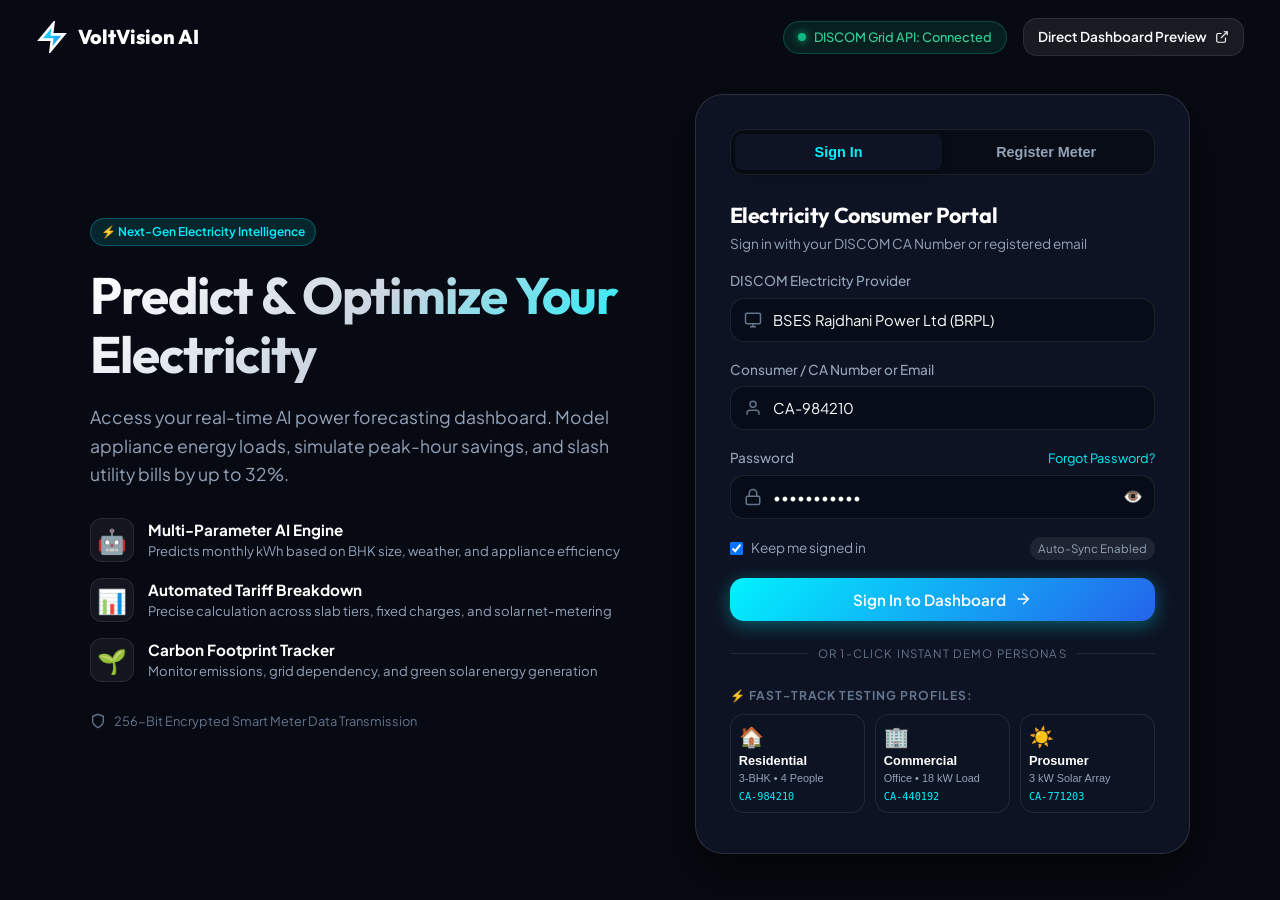
<file: ECP_AIML/frontend/login.html>
<!DOCTYPE html>
<html lang="en">

<head>
  <meta charset="UTF-8">
  <meta name="viewport" content="width=device-width, initial-scale=1.0">
  <title>VoltVision AI | Portal Login & Smart Connection</title>
  <meta name="description"
    content="Sign in to VoltVision AI consumer portal to monitor electricity consumption, forecast monthly utility bills, and optimize energy efficiency.">
  <link rel="preconnect" href="https://fonts.googleapis.com">
  <link rel="preconnect" href="https://fonts.gstatic.com" crossorigin>
  <link
    href="https://fonts.googleapis.com/css2?family=Outfit:wght@400;500;600;700;800&family=Plus+Jakarta+Sans:wght@300;400;500;600;700&display=swap"
    rel="stylesheet">
  <link rel="stylesheet" href="style.css">
</head>

<body class="dark-theme">
  <!-- Ambient Glow Orbs -->
  <div class="bg-glow orb-1"></div>
  <div class="bg-glow orb-2"></div>
  <div class="bg-glow orb-3"></div>

  <!-- Top Header Navigation -->
  <header class="login-header-bar">
    <a href="index.html" class="brand-badge" style="text-decoration: none;">
      <svg class="brand-icon" viewBox="0 0 24 24" fill="none" stroke="currentColor" stroke-width="2">
        <polygon points="13 2 3 14 12 14 11 22 21 10 12 10 13 2" fill="url(#boltGradLogin)" stroke="none"></polygon>
        <polygon points="13 2 3 14 12 14 11 22 21 10 12 10 13 2"></polygon>
        <defs>
          <linearGradient id="boltGradLogin" x1="0%" y1="0%" x2="100%" y2="100%">
            <stop offset="0%" stop-color="#00f2fe" />
            <stop offset="100%" stop-color="#3b82f6" />
          </linearGradient>
        </defs>
      </svg>
      <span>VoltVision AI</span>
    </a>

    <div class="login-header-right">
      <div class="grid-status-pill">
        <span class="live-pulse-dot"></span>
        <span>DISCOM Grid API: Connected</span>
      </div>
      <a href="index.html" class="btn btn-secondary btn-sm">
        <span>Direct Dashboard Preview</span>
        <svg viewBox="0 0 24 24" width="14" height="14" fill="none" stroke="currentColor" stroke-width="2">
          <path d="M18 13v6a2 2 0 0 1-2 2H5a2 2 0 0 1-2-2V8a2 2 0 0 1 2-2h6"></path>
          <polyline points="15 3 21 3 21 9"></polyline>
          <line x1="10" y1="14" x2="21" y2="3"></line>
        </svg>
      </a>
    </div>
  </header>

  <!-- Main Login View Container -->
  <main class="auth-wrapper" style="min-height: calc(100vh - 80px); padding-top: 10px;">
    <div class="auth-container">
      <!-- Left Column: Branding, Highlights, Stats -->
      <div class="auth-brand">
        <div class="pill pill-cyan" style="width: fit-content;">
          <span>⚡ Next-Gen Electricity Intelligence</span>
        </div>
        <h1 class="auth-heading">Predict & Optimize Your Electricity</h1>
        <p class="auth-subtext">
          Access your real-time AI power forecasting dashboard. Model appliance energy loads, simulate peak-hour savings, and slash utility bills by up to 32%.
        </p>

        <div class="auth-highlights">
          <div class="highlight-item">
            <span class="highlight-icon">🤖</span>
            <div>
              <strong>Multi-Parameter AI Engine</strong>
              <p>Predicts monthly kWh based on BHK size, weather, and appliance efficiency</p>
            </div>
          </div>
          <div class="highlight-item">
            <span class="highlight-icon">📊</span>
            <div>
              <strong>Automated Tariff Breakdown</strong>
              <p>Precise calculation across slab tiers, fixed charges, and solar net-metering</p>
            </div>
          </div>
          <div class="highlight-item">
            <span class="highlight-icon">🌱</span>
            <div>
              <strong>Carbon Footprint Tracker</strong>
              <p>Monitor emissions, grid dependency, and green solar energy generation</p>
            </div>
          </div>
        </div>

        <!-- Security Pill -->
        <div style="display: flex; align-items: center; gap: 8px; margin-top: 10px; font-size: 0.8rem; color: var(--text-subtle);">
          <svg viewBox="0 0 24 24" width="16" height="16" fill="none" stroke="currentColor" stroke-width="2">
            <path d="M12 22s8-4 8-10V5l-8-3-8 3v7c0 6 8 10 8 10z"></path>
          </svg>
          <span>256-Bit Encrypted Smart Meter Data Transmission</span>
        </div>
      </div>

      <!-- Right Column: Glassmorphic Auth Card -->
      <div class="auth-card glass-panel login-auth-card">
        <!-- Active Session Prompt (if user already logged in) -->
        <div id="active-session-box" class="active-session-banner hidden">
          <div class="active-session-info">
            <div class="active-session-avatar" id="active-user-avatar">AS</div>
            <div>
              <div style="font-weight: 600; color: #fff;" id="active-user-name">Aman Sharma</div>
              <div style="font-size: 0.75rem; color: var(--primary-cyan);" id="active-user-cid">CA-984210</div>
            </div>
          </div>
          <div style="display: flex; gap: 8px;">
            <a href="index.html" class="btn btn-primary btn-sm">Enter Dashboard →</a>
            <button type="button" class="btn btn-secondary btn-sm" onclick="clearExistingSession()">Switch</button>
          </div>
        </div>

        <!-- Navigation Tabs -->
        <div class="auth-tabs">
          <button type="button" id="tab-login" class="tab-btn active" onclick="switchLoginTab('login')">
            <span>Sign In</span>
          </button>
          <button type="button" id="tab-register" class="tab-btn" onclick="switchLoginTab('register')">
            <span>Register Meter</span>
          </button>
        </div>

        <!-- ================= 1. SIGN IN FORM ================= -->
        <form id="login-form" class="auth-form active" onsubmit="executeLogin(event)">
          <div class="form-header">
            <h3>Electricity Consumer Portal</h3>
            <p class="auth-sub-desc">Sign in with your DISCOM CA Number or registered email</p>
          </div>

          <!-- Discom Provider Selector -->
          <div class="input-group">
            <label for="login-provider">DISCOM Electricity Provider</label>
            <div class="input-field">
              <svg class="field-icon" viewBox="0 0 24 24" fill="none" stroke="currentColor" stroke-width="2">
                <rect x="2" y="3" width="20" height="14" rx="2" ry="2"></rect>
                <line x1="8" y1="21" x2="16" y2="21"></line>
                <line x1="12" y1="17" x2="12" y2="21"></line>
              </svg>
              <select id="login-provider" style="appearance: none; -webkit-appearance: none; cursor: pointer;">
                <option value="BSES Rajdhani Power Ltd (BRPL)">BSES Rajdhani Power Ltd (BRPL)</option>
                <option value="Tata Power DDL">Tata Power DDL (TPDDL)</option>
                <option value="Adani Electricity Mumbai">Adani Electricity Mumbai Ltd</option>
                <option value="BESCOM Bengaluru">BESCOM (Bengaluru Electricity)</option>
                <option value="MSEDCL Maharashtra">MSEDCL (Mahavitaran)</option>
                <option value="UPPCL Uttar Pradesh">UPPCL (Uttar Pradesh Power)</option>
                <option value="National Smart Grid">National Smart Grid / Other DISCOM</option>
              </select>
            </div>
          </div>

          <!-- Consumer ID Input -->
          <div class="input-group">
            <label for="login-consumer-id">Consumer / CA Number or Email</label>
            <div class="input-field">
              <svg class="field-icon" viewBox="0 0 24 24" fill="none" stroke="currentColor" stroke-width="2">
                <path d="M20 21v-2a4 4 0 0 0-4-4H8a4 4 0 0 0-4 4v2"></path>
                <circle cx="12" cy="7" r="4"></circle>
              </svg>
              <input type="text" id="login-consumer-id" placeholder="e.g. CA-984210 or user@example.com"
                value="CA-984210" required autocomplete="username">
            </div>
          </div>

          <!-- Password Input -->
          <div class="input-group">
            <div class="label-row">
              <label for="login-password">Password</label>
              <a href="javascript:void(0)" class="forgot-link" onclick="openForgotModal()">Forgot Password?</a>
            </div>
            <div class="input-field">
              <svg class="field-icon" viewBox="0 0 24 24" fill="none" stroke="currentColor" stroke-width="2">
                <rect x="3" y="11" width="18" height="11" rx="2" ry="2"></rect>
                <path d="M7 11V7a5 5 0 0 1 10 0v4"></path>
              </svg>
              <input type="password" id="login-password" placeholder="••••••••" value="password123" required
                autocomplete="current-password">
              <button type="button" class="eye-btn" onclick="togglePasswordVisibility('login-password')">👁️</button>
            </div>
          </div>

          <!-- Form Options -->
          <div class="form-options">
            <label class="remember-me">
              <input type="checkbox" id="remember-me" checked>
              <span>Keep me signed in</span>
            </label>
            <span class="badge-pill">Auto-Sync Enabled</span>
          </div>

          <!-- Submit Button -->
          <button type="submit" id="btn-login-submit" class="btn btn-primary btn-block" style="padding: 12px 20px;">
            <span>Sign In to Dashboard</span>
            <svg class="btn-arrow" viewBox="0 0 24 24" fill="none" stroke="currentColor" stroke-width="2">
              <line x1="5" y1="12" x2="19" y2="12"></line>
              <polyline points="12 5 19 12 12 19"></polyline>
            </svg>
          </button>

          <!-- 1-Click Instant Demo Personas -->
          <div class="auth-divider">
            <span>OR 1-CLICK INSTANT DEMO PERSONAS</span>
          </div>

          <div class="demo-personas-section">
            <div class="demo-section-title">
              <span>⚡ Fast-Track Testing Profiles:</span>
            </div>
            <div class="demo-personas-grid">
              <button type="button" class="persona-btn" onclick="quickLoginPersona('residential')">
                <span class="p-icon">🏠</span>
                <span class="p-title">Residential</span>
                <span class="p-detail">3-BHK • 4 People</span>
                <span class="p-badge">CA-984210</span>
              </button>

              <button type="button" class="persona-btn" onclick="quickLoginPersona('commercial')">
                <span class="p-icon">🏢</span>
                <span class="p-title">Commercial</span>
                <span class="p-detail">Office • 18 kW Load</span>
                <span class="p-badge">CA-440192</span>
              </button>

              <button type="button" class="persona-btn" onclick="quickLoginPersona('solar')">
                <span class="p-icon">☀️</span>
                <span class="p-title">Prosumer</span>
                <span class="p-detail">3 kW Solar Array</span>
                <span class="p-badge">CA-771203</span>
              </button>
            </div>
          </div>
        </form>

        <!-- ================= 2. REGISTRATION FORM ================= -->
        <form id="register-form" class="auth-form" onsubmit="executeRegister(event)">
          <div class="form-header">
            <h3>Register New Smart Meter</h3>
            <p class="auth-sub-desc">Link your DISCOM connection for AI predictive analytics</p>
          </div>

          <div class="form-row-2">
            <div class="input-group">
              <label for="reg-name">Consumer Name</label>
              <div class="input-field">
                <svg class="field-icon" viewBox="0 0 24 24" fill="none" stroke="currentColor" stroke-width="2">
                  <path d="M20 21v-2a4 4 0 0 0-4-4H8a4 4 0 0 0-4 4v2"></path>
                  <circle cx="12" cy="7" r="4"></circle>
                </svg>
                <input type="text" id="reg-name" placeholder="Aman Sharma" required>
              </div>
            </div>

            <div class="input-group">
              <label for="reg-consumer-id">CA / Consumer No.</label>
              <div class="input-field">
                <svg class="field-icon" viewBox="0 0 24 24" fill="none" stroke="currentColor" stroke-width="2">
                  <rect x="2" y="4" width="20" height="16" rx="2"></rect>
                  <path d="M7 15h10M7 9h6"></path>
                </svg>
                <input type="text" id="reg-consumer-id" placeholder="e.g. CA-10928374" required>
              </div>
            </div>
          </div>

          <div class="form-row-2">
            <div class="input-group">
              <label for="reg-email">Email Address</label>
              <div class="input-field">
                <svg class="field-icon" viewBox="0 0 24 24" fill="none" stroke="currentColor" stroke-width="2">
                  <path d="M4 4h16c1.1 0 2 .9 2 2v12c0 1.1-.9 2-2 2H4c-1.1 0-2-.9-2-2V6c0-1.1.9-2 2-2z"></path>
                  <polyline points="22,6 12,13 2,6"></polyline>
                </svg>
                <input type="email" id="reg-email" placeholder="aman@example.com" required>
              </div>
            </div>

            <div class="input-group">
              <label for="reg-load">Sanctioned Load (kW)</label>
              <div class="input-field">
                <svg class="field-icon" viewBox="0 0 24 24" fill="none" stroke="currentColor" stroke-width="2">
                  <polygon points="13 2 3 14 12 14 11 22 21 10 12 10 13 2"></polygon>
                </svg>
                <input type="number" id="reg-load" placeholder="5.0" min="1" max="100" step="0.5" value="5.0" required>
              </div>
            </div>
          </div>

          <div class="input-group">
            <label for="reg-category">Connection Tariff Category</label>
            <div class="input-field">
              <svg class="field-icon" viewBox="0 0 24 24" fill="none" stroke="currentColor" stroke-width="2">
                <path d="M3 9l9-7 9 7v11a2 2 0 0 1-2 2H5a2 2 0 0 1-2-2z"></path>
              </svg>
              <select id="reg-category" style="cursor: pointer;">
                <option value="Domestic / Residential (LT-1)">Domestic / Residential (LT-1 Slab Tariff)</option>
                <option value="Commercial / Business (LT-2)">Commercial / Business (LT-2 Demand Tariff)</option>
                <option value="Industrial / SME">Industrial / SME (High-Tension Supply)</option>
                <option value="Solar Net-Metering Prosumer">Solar Net-Metering Prosumer</option>
              </select>
            </div>
          </div>

          <div class="input-group">
            <label for="reg-password">Create Account Password</label>
            <div class="input-field">
              <svg class="field-icon" viewBox="0 0 24 24" fill="none" stroke="currentColor" stroke-width="2">
                <rect x="3" y="11" width="18" height="11" rx="2" ry="2"></rect>
                <path d="M7 11V7a5 5 0 0 1 10 0v4"></path>
              </svg>
              <input type="password" id="reg-password" placeholder="At least 6 characters" minlength="6"
                oninput="updatePasswordStrength(this.value)" required>
              <button type="button" class="eye-btn" onclick="togglePasswordVisibility('reg-password')">👁️</button>
            </div>
            <!-- Visual Password Strength Meter -->
            <div class="pw-strength-box">
              <div class="pw-bars">
                <div class="pw-bar-segment" id="pw-seg-1"></div>
                <div class="pw-bar-segment" id="pw-seg-2"></div>
                <div class="pw-bar-segment" id="pw-seg-3"></div>
              </div>
              <div class="pw-label-text">
                <span>Strength: <strong id="pw-strength-text" style="color: var(--text-muted)">Too short</strong></span>
                <span>Requires letters & numbers</span>
              </div>
            </div>
          </div>

          <div class="form-options">
            <label class="remember-me">
              <input type="checkbox" id="reg-consent" required checked>
              <span style="font-size: 0.8rem;">Authorize automated smart meter hourly telemetry reading</span>
            </label>
          </div>

          <button type="submit" class="btn btn-primary btn-block" style="padding: 12px 20px;">
            <span>Complete Registration & Open Dashboard</span>
          </button>
        </form>
      </div>
    </div>
  </main>

  <!-- ================= FORGOT PASSWORD MODAL ================= -->
  <div id="forgot-modal" class="modal-backdrop" onclick="handleBackdropClick(event)">
    <div class="modal-window">
      <button type="button" class="modal-close-btn" onclick="closeForgotModal()" title="Close">✕</button>
      <div style="text-align: center; margin-bottom: 20px;">
        <div style="font-size: 2.2rem; margin-bottom: 6px;">🔐</div>
        <h3 style="font-size: 1.35rem; color: #fff;">Reset Consumer Password</h3>
        <p style="font-size: 0.84rem; color: var(--text-muted); margin-top: 4px;">
          Enter your Consumer CA Number or registered email to receive an instant verification OTP.
        </p>
      </div>

      <div id="forgot-step-1">
        <div class="input-group" style="margin-bottom: 16px;">
          <label for="reset-ident">Consumer CA Number or Email</label>
          <div class="input-field">
            <svg class="field-icon" viewBox="0 0 24 24" fill="none" stroke="currentColor" stroke-width="2">
              <circle cx="12" cy="12" r="4"></circle>
              <path d="M16 8v5a3 3 0 0 0 6 0v-1a10 10 0 1 0-3.92 7.94"></path>
            </svg>
            <input type="text" id="reset-ident" placeholder="e.g. CA-984210 or user@example.com" value="CA-984210">
          </div>
        </div>
        <button type="button" class="btn btn-primary btn-block" onclick="sendResetOtp()">
          <span>Send Verification OTP</span>
        </button>
      </div>

      <div id="forgot-step-2" class="hidden">
        <div class="pill pill-good" style="margin-bottom: 14px; width: 100%; justify-content: center;">
          <span>✓ Demo OTP: <strong>123456</strong> sent to registered mobile</span>
        </div>
        <div class="input-group" style="margin-bottom: 14px;">
          <label for="reset-otp">6-Digit Verification Code</label>
          <div class="input-field">
            <input type="text" id="reset-otp" placeholder="123456" maxlength="6"
              style="text-align: center; font-size: 1.2rem; letter-spacing: 0.2em;" value="123456">
          </div>
        </div>
        <div class="input-group" style="margin-bottom: 16px;">
          <label for="reset-new-pw">New Password</label>
          <div class="input-field">
            <input type="password" id="reset-new-pw" placeholder="Enter new password" value="newpassword123">
          </div>
        </div>
        <button type="button" class="btn btn-primary btn-block" onclick="completePasswordReset()">
          <span>Update Password & Sign In</span>
        </button>
      </div>
    </div>
  </div>

  <!-- Toast Notification Container -->
  <div class="toast-container" id="toast-container"></div>

  <!-- Client-Side Auth Controller Script -->
  <script>
    // Check if user is already logged in on page load
    document.addEventListener('DOMContentLoaded', () => {
      checkExistingSession();
    });

    function checkExistingSession() {
      const stored = localStorage.getItem('voltvision_user');
      const sessionBox = document.getElementById('active-session-box');
      if (stored) {
        try {
          const user = JSON.parse(stored);
          if (user && user.name) {
            document.getElementById('active-user-name').textContent = user.name;
            document.getElementById('active-user-cid').textContent = user.consumerId || 'CA-CONNECTED';
            const initials = user.name.split(' ').map(n => n[0]).join('').substring(0, 2).toUpperCase() || 'VV';
            document.getElementById('active-user-avatar').textContent = initials;
            sessionBox.classList.remove('hidden');
          }
        } catch (e) {
          sessionBox.classList.add('hidden');
        }
      } else {
        sessionBox.classList.add('hidden');
      }
    }

    const API_BASE_URL = (window.location.protocol.startsWith('http') && (window.location.port === '8000' || window.location.port === ''))
      ? window.location.origin
      : 'http://127.0.0.1:8000';

    function clearExistingSession() {
      localStorage.removeItem('voltvision_user');
      localStorage.removeItem('voltvision_saved_prediction');
      document.getElementById('active-session-box').classList.add('hidden');
      showToast('Session cleared. Please sign in with your credentials.');
    }

    function switchLoginTab(tab) {
      document.getElementById('tab-login').classList.toggle('active', tab === 'login');
      document.getElementById('tab-register').classList.toggle('active', tab === 'register');
      document.getElementById('login-form').classList.toggle('active', tab === 'login');
      document.getElementById('register-form').classList.toggle('active', tab === 'register');
    }

    function togglePasswordVisibility(id) {
      const input = document.getElementById(id);
      if (input) {
        input.type = input.type === 'password' ? 'text' : 'password';
      }
    }

    async function executeLogin(e) {
      e.preventDefault();
      const consumerId = document.getElementById('login-consumer-id').value.trim();
      const password = document.getElementById('login-password').value;
      const provider = document.getElementById('login-provider').value;

      if (!consumerId || !password) {
        showToast('⚠️ Please enter your Consumer ID and password');
        return;
      }

      const submitBtn = document.getElementById('btn-login-submit');
      submitBtn.disabled = true;
      submitBtn.innerHTML = '<span>Authenticating with DISCOM...</span>';

      try {
        const res = await fetch(`${API_BASE_URL}/api/auth/login`, {
          method: 'POST',
          headers: { 'Content-Type': 'application/json' },
          body: JSON.stringify({ identifier: consumerId, password: password })
        });

        if (res.ok) {
          const data = await res.json();
          const userObj = {
            ...data.user,
            provider: provider || data.user.provider,
            hasPrediction: Boolean(data.prediction),
            isNewUser: !data.prediction
          };
          if (data.prediction) {
            localStorage.setItem('voltvision_saved_prediction', JSON.stringify(data.prediction));
          } else {
            localStorage.removeItem('voltvision_saved_prediction');
          }
          finishLogin(userObj, '⚡ Welcome back, ' + data.user.name + '!');
          return;
        } else {
          const errData = await res.json().catch(() => ({}));
          showToast('⚠️ ' + (errData.detail || 'Invalid login credentials'));
          submitBtn.disabled = false;
          submitBtn.innerHTML = '<span>Sign In to Dashboard</span>';
          return;
        }
      } catch (_) {
        // Fallback for offline mode
        const isDemo = consumerId.toUpperCase() === 'CA-984210';
        const user = {
          name: consumerId.includes('@') ? consumerId.split('@')[0] : (isDemo ? 'Aman Sharma' : 'Consumer ' + consumerId),
          consumerId: consumerId.toUpperCase(),
          sanctionedLoad: 5.0,
          provider: provider,
          hasPrediction: isDemo,
          isNewUser: !isDemo,
          connectionDate: '2023-03-12'
        };
        finishLogin(user, '⚡ Login Successful!');
      }
    }

    function quickLoginPersona(type) {
      let user;
      if (type === 'residential') {
        user = {
          name: 'Aman Sharma',
          consumerId: 'CA-984210',
          sanctionedLoad: 5.0,
          provider: 'BSES Rajdhani Power Ltd',
          category: 'Residential',
          hasPrediction: true,
          isNewUser: false,
          bhk: 3,
          occupants: 4,
          solarKw: 1.5
        };
      } else if (type === 'commercial') {
        user = {
          name: 'Tech Hub Labs (HQ)',
          consumerId: 'CA-440192',
          sanctionedLoad: 18.0,
          provider: 'Tata Power DDL',
          category: 'Commercial',
          hasPrediction: true,
          isNewUser: false,
          bhk: 4,
          occupants: 15,
          solarKw: 0
        };
      } else if (type === 'solar') {
        user = {
          name: 'Green Villa Eco-Resort',
          consumerId: 'CA-771203',
          sanctionedLoad: 7.5,
          provider: 'Adani Electricity Mumbai',
          category: 'Solar Prosumer',
          hasPrediction: true,
          isNewUser: false,
          bhk: 4,
          occupants: 5,
          solarKw: 5.0
        };
      }

      showToast('⚡ Accessing as ' + user.name + ' (' + user.category + ')...');
      setTimeout(() => {
        finishLogin(user, 'Welcome, ' + user.name + '! Loading live prediction models...');
      }, 400);
    }

    async function executeRegister(e) {
      e.preventDefault();
      const name = document.getElementById('reg-name').value.trim();
      const consumerId = document.getElementById('reg-consumer-id').value.trim();
      const email = document.getElementById('reg-email').value.trim();
      const load = parseFloat(document.getElementById('reg-load').value) || 5.0;
      const category = document.getElementById('reg-category').value;
      const password = document.getElementById('reg-password').value;

      if (!name || !consumerId || !email || !password) {
        showToast('⚠️ Please fill out all required fields');
        return;
      }

      try {
        const res = await fetch(`${API_BASE_URL}/api/auth/register`, {
          method: 'POST',
          headers: { 'Content-Type': 'application/json' },
          body: JSON.stringify({
            name: name,
            consumer_id: consumerId.toUpperCase(),
            email: email,
            password: password,
            sanctioned_load: load,
            category: category,
            provider: 'National Smart Grid Connected'
          })
        });

        const data = await res.json();
        if (!res.ok) {
          showToast('⚠️ ' + (data.detail || 'Registration failed'));
          return;
        }

        // New user has ZERO predictions
        localStorage.removeItem('voltvision_saved_prediction');
        const newUser = {
          name: data.user.name,
          consumerId: data.user.consumerId,
          email: data.user.email,
          sanctionedLoad: data.user.sanctionedLoad,
          category: data.user.category,
          provider: data.user.provider,
          hasPrediction: false,
          isNewUser: true,
          connectionDate: new Date().toISOString().split('T')[0]
        };

        showToast('🎉 Connection Registered! Synchronizing smart meter...');
        setTimeout(() => {
          finishLogin(newUser, 'Welcome to VoltVision, ' + name + '! Please configure your appliances.');
        }, 500);
      } catch (err) {
        // Fallback for offline mode
        localStorage.removeItem('voltvision_saved_prediction');
        const newUser = {
          name: name,
          consumerId: consumerId.toUpperCase(),
          email: email,
          sanctionedLoad: load,
          category: category,
          hasPrediction: false,
          isNewUser: true,
          provider: 'National Smart Grid Connected',
          connectionDate: new Date().toISOString().split('T')[0]
        };

        showToast('🎉 Connection Registered! Synchronizing smart meter...');
        setTimeout(() => {
          finishLogin(newUser, 'Welcome to VoltVision, ' + name + '!');
        }, 500);
      }
    }

    function finishLogin(user, message) {
      localStorage.setItem('voltvision_user', JSON.stringify(user));
      showToast(message);
      setTimeout(() => {
        window.location.href = 'index.html';
      }, 900);
    }

    function updatePasswordStrength(val) {
      const seg1 = document.getElementById('pw-seg-1');
      const seg2 = document.getElementById('pw-seg-2');
      const seg3 = document.getElementById('pw-seg-3');
      const text = document.getElementById('pw-strength-text');

      seg1.style.background = 'rgba(255, 255, 255, 0.1)';
      seg2.style.background = 'rgba(255, 255, 255, 0.1)';
      seg3.style.background = 'rgba(255, 255, 255, 0.1)';

      if (!val || val.length < 4) {
        text.textContent = 'Too short';
        text.style.color = 'var(--text-muted)';
        return;
      }

      if (val.length >= 4 && val.length < 8) {
        seg1.style.background = 'var(--accent-rose)';
        text.textContent = 'Weak';
        text.style.color = 'var(--accent-rose)';
      } else if (val.length >= 8 && !(/\d/.test(val) && /[A-Za-z]/.test(val))) {
        seg1.style.background = 'var(--accent-amber)';
        seg2.style.background = 'var(--accent-amber)';
        text.textContent = 'Medium';
        text.style.color = 'var(--accent-amber)';
      } else if (val.length >= 8 && /\d/.test(val) && /[A-Za-z]/.test(val)) {
        seg1.style.background = 'var(--accent-emerald)';
        seg2.style.background = 'var(--accent-emerald)';
        seg3.style.background = 'var(--accent-emerald)';
        text.textContent = 'Strong (Secure)';
        text.style.color = 'var(--accent-emerald)';
      }
    }

    // Modal Operations
    function openForgotModal() {
      document.getElementById('forgot-modal').classList.add('active');
      document.getElementById('forgot-step-1').classList.remove('hidden');
      document.getElementById('forgot-step-2').classList.add('hidden');
    }

    function closeForgotModal() {
      document.getElementById('forgot-modal').classList.remove('active');
    }

    function handleBackdropClick(e) {
      if (e.target.id === 'forgot-modal') {
        closeForgotModal();
      }
    }

    function sendResetOtp() {
      const ident = document.getElementById('reset-ident').value.trim();
      if (!ident) {
        showToast('⚠️ Please enter your Consumer CA or Email');
        return;
      }
      showToast('📩 Verification code sent! Check your SMS/Email.');
      document.getElementById('forgot-step-1').classList.add('hidden');
      document.getElementById('forgot-step-2').classList.remove('hidden');
    }

    function completePasswordReset() {
      const otp = document.getElementById('reset-otp').value.trim();
      const newPw = document.getElementById('reset-new-pw').value;
      if (otp !== '123456') {
        showToast('⚠️ Invalid OTP. For testing, use OTP: 123456');
        return;
      }
      if (!newPw || newPw.length < 6) {
        showToast('⚠️ Password must be at least 6 characters');
        return;
      }
      showToast('✅ Password reset successfully! Logging you in...');
      setTimeout(() => {
        closeForgotModal();
        const demoUser = {
          name: 'Aman Sharma',
          consumerId: 'CA-984210',
          sanctionedLoad: 5.0,
          connectionDate: '2023-01-15'
        };
        finishLogin(demoUser, 'Password updated. Welcome back!');
      }, 700);
    }

    // Toast Utility
    function showToast(message) {
      const container = document.getElementById('toast-container');
      if (!container) return;
      const toast = document.createElement('div');
      toast.className = 'toast';
      toast.innerHTML = '<span>' + message + '</span>';
      container.appendChild(toast);
      setTimeout(() => {
        toast.style.transition = 'opacity 0.4s ease, transform 0.4s ease';
        toast.style.opacity = '0';
        toast.style.transform = 'translateX(100%)';
        setTimeout(() => toast.remove(), 400);
      }, 3500);
    }
  </script>
</body>

</html>
</file>
<file: ECP_AIML/frontend/style.css>
/* ======================================================
   VOLTVISION AI - ELECTRICITY PREDICTION & ANALYTICS CSS
   Aesthetic: Deep Cyber-Electric Glassmorphism
   ====================================================== */

:root {
  --bg-dark: #070a12;
  --bg-surface: #0e1424;
  --bg-card: rgba(16, 23, 41, 0.75);
  --bg-card-hover: rgba(22, 33, 58, 0.85);
  --border-glass: rgba(255, 255, 255, 0.09);
  --border-glow: rgba(0, 242, 254, 0.25);

  --primary-cyan: #00f2fe;
  --primary-blue: #3b82f6;
  --accent-emerald: #10b981;
  --accent-amber: #f59e0b;
  --accent-rose: #ef4444;
  --accent-purple: #8b5cf6;

  --text-main: #f8fafc;
  --text-muted: #94a3b8;
  --text-subtle: #64748b;

  --font-heading: 'Outfit', sans-serif;
  --font-body: 'Plus Jakarta Sans', sans-serif;

  --radius-sm: 8px;
  --radius-md: 14px;
  --radius-lg: 20px;
  --radius-xl: 28px;

  --shadow-glow: 0 0 25px rgba(0, 242, 254, 0.2);
  --shadow-card: 0 10px 30px -10px rgba(0, 0, 0, 0.5);
  --transition-smooth: all 0.3s cubic-bezier(0.4, 0, 0.2, 1);
}

* {
  margin: 0;
  padding: 0;
  box-sizing: border-box;
}

html, body {
  font-family: var(--font-body);
  background-color: var(--bg-dark);
  color: var(--text-main);
  min-height: 100vh;
  overflow-x: hidden;
  line-height: 1.5;
}

/* Background Ambient Orbs */
.bg-glow {
  position: fixed;
  border-radius: 50%;
  filter: blur(120px);
  z-index: -1;
  pointer-events: none;
  opacity: 0.35;
  animation: floatOrb 14s infinite alternate ease-in-out;
}
.orb-1 {
  width: 500px;
  height: 500px;
  background: radial-gradient(circle, #00f2fe, #1e40af);
  top: -100px;
  left: -100px;
}
.orb-2 {
  width: 450px;
  height: 450px;
  background: radial-gradient(circle, #10b981, #047857);
  bottom: -100px;
  right: -80px;
  animation-duration: 18s;
}
.orb-3 {
  width: 350px;
  height: 350px;
  background: radial-gradient(circle, #6366f1, #3b82f6);
  top: 40%;
  left: 45%;
  animation-duration: 22s;
  opacity: 0.2;
}

@keyframes floatOrb {
  0% { transform: translate(0, 0) scale(1); }
  100% { transform: translate(60px, 40px) scale(1.1); }
}

/* Glassmorphic Panel Primitive */
.glass-panel {
  background: var(--bg-card);
  backdrop-filter: blur(18px);
  -webkit-backdrop-filter: blur(18px);
  border: 1px solid var(--border-glass);
  border-radius: var(--radius-lg);
  box-shadow: var(--shadow-card);
  transition: var(--transition-smooth);
}
.glass-panel:hover {
  border-color: rgba(0, 242, 254, 0.18);
}

/* General Typography & Utility */
h1, h2, h3, h4, h5 {
  font-family: var(--font-heading);
  font-weight: 700;
  letter-spacing: -0.02em;
}

.highlight-text {
  background: linear-gradient(135deg, var(--primary-cyan), #60a5fa);
  -webkit-background-clip: text;
  -webkit-text-fill-color: transparent;
}
.glow-text {
  color: var(--primary-cyan);
  text-shadow: 0 0 12px rgba(0, 242, 254, 0.6);
}
.text-emerald { color: var(--accent-emerald); }
.text-amber { color: var(--accent-amber); }
.text-rose { color: var(--accent-rose); }
.font-mono { font-family: monospace; }
.hidden { display: none !important; }

/* Buttons */
.btn {
  display: inline-flex;
  align-items: center;
  justify-content: center;
  gap: 8px;
  font-family: var(--font-body);
  font-size: 0.95rem;
  font-weight: 600;
  padding: 10px 20px;
  border-radius: var(--radius-md);
  border: none;
  cursor: pointer;
  transition: var(--transition-smooth);
  text-decoration: none;
}
.btn-primary {
  background: linear-gradient(135deg, #00f2fe 0%, #2563eb 100%);
  color: #fff;
  box-shadow: 0 4px 18px rgba(0, 242, 254, 0.35);
}
.btn-primary:hover {
  box-shadow: 0 6px 24px rgba(0, 242, 254, 0.55);
  transform: translateY(-2px);
}
.btn-secondary {
  background: rgba(255, 255, 255, 0.07);
  color: var(--text-main);
  border: 1px solid var(--border-glass);
}
.btn-secondary:hover {
  background: rgba(255, 255, 255, 0.12);
  border-color: rgba(255, 255, 255, 0.2);
}
.btn-demo {
  background: linear-gradient(135deg, rgba(16, 185, 129, 0.2), rgba(0, 242, 254, 0.2));
  border: 1px solid var(--accent-emerald);
  color: #34d399;
}
.btn-demo:hover {
  background: linear-gradient(135deg, rgba(16, 185, 129, 0.35), rgba(0, 242, 254, 0.35));
  box-shadow: 0 0 20px rgba(16, 185, 129, 0.3);
  transform: translateY(-2px);
}
.btn-cyan {
  background: rgba(0, 242, 254, 0.15);
  border: 1px solid var(--primary-cyan);
  color: var(--primary-cyan);
}
.btn-cyan:hover {
  background: var(--primary-cyan);
  color: #070a12;
}
.btn-block {
  width: 100%;
}
.btn-sm {
  padding: 8px 14px;
  font-size: 0.85rem;
}
.btn-arrow {
  width: 18px;
  height: 18px;
  transition: transform 0.2s ease;
}
.btn:hover .btn-arrow {
  transform: translateX(4px);
}

/* Badges & Pills */
.pill {
  font-size: 0.75rem;
  font-weight: 600;
  padding: 4px 10px;
  border-radius: 20px;
  display: inline-flex;
  align-items: center;
  gap: 4px;
}
.pill-good {
  background: rgba(16, 185, 129, 0.15);
  color: #34d399;
  border: 1px solid rgba(16, 185, 129, 0.3);
}
.pill-cyan {
  background: rgba(0, 242, 254, 0.12);
  color: var(--primary-cyan);
  border: 1px solid rgba(0, 242, 254, 0.25);
}
.badge-warning {
  color: var(--accent-amber);
  font-weight: 700;
}
.badge-pill {
  font-size: 0.72rem;
  background: rgba(255, 255, 255, 0.07);
  padding: 3px 8px;
  border-radius: 12px;
  color: var(--text-muted);
}

/* ================= AUTHENTICATION VIEW ================= */
.auth-wrapper {
  min-height: 100vh;
  display: flex;
  align-items: center;
  justify-content: center;
  padding: 30px 20px;
  position: relative;
}

.auth-container {
  display: grid;
  grid-template-columns: 1.1fr 1fr;
  gap: 60px;
  max-width: 1100px;
  width: 100%;
  align-items: center;
}

.auth-brand {
  display: flex;
  flex-direction: column;
  gap: 20px;
}
.brand-badge {
  display: inline-flex;
  align-items: center;
  gap: 10px;
  font-family: var(--font-heading);
  font-size: 1.25rem;
  font-weight: 800;
  color: #fff;
}
.brand-icon {
  width: 32px;
  height: 32px;
}
.auth-heading {
  font-size: 3.2rem;
  line-height: 1.15;
  background: linear-gradient(135deg, #ffffff 0%, #cbd5e1 50%, #00f2fe 100%);
  -webkit-background-clip: text;
  -webkit-text-fill-color: transparent;
}
.auth-subtext {
  color: var(--text-muted);
  font-size: 1.1rem;
  line-height: 1.6;
}
.auth-highlights {
  display: flex;
  flex-direction: column;
  gap: 16px;
  margin-top: 10px;
}
.highlight-item {
  display: flex;
  align-items: center;
  gap: 14px;
}
.highlight-icon {
  font-size: 1.5rem;
  background: rgba(255, 255, 255, 0.05);
  border: 1px solid var(--border-glass);
  width: 44px;
  height: 44px;
  border-radius: 12px;
  display: flex;
  align-items: center;
  justify-content: center;
}
.highlight-item strong {
  display: block;
  font-size: 0.95rem;
  color: #fff;
}
.highlight-item p {
  font-size: 0.82rem;
  color: var(--text-muted);
}

/* Auth Card */
.auth-card {
  padding: 34px;
  border-radius: var(--radius-xl);
  box-shadow: 0 20px 50px rgba(0, 0, 0, 0.6);
  border: 1px solid rgba(255, 255, 255, 0.12);
}
.auth-tabs {
  display: flex;
  background: rgba(0, 0, 0, 0.35);
  padding: 4px;
  border-radius: var(--radius-md);
  margin-bottom: 24px;
  border: 1px solid var(--border-glass);
}
.tab-btn {
  flex: 1;
  padding: 10px 16px;
  border: none;
  background: transparent;
  color: var(--text-muted);
  font-weight: 600;
  font-size: 0.9rem;
  border-radius: var(--radius-sm);
  cursor: pointer;
  transition: var(--transition-smooth);
}
.tab-btn.active {
  background: var(--bg-surface);
  color: var(--primary-cyan);
  box-shadow: 0 4px 12px rgba(0, 0, 0, 0.3);
}

.auth-form {
  display: none;
  flex-direction: column;
  gap: 18px;
}
.auth-form.active {
  display: flex;
}
.form-header h3 {
  font-size: 1.35rem;
  color: #fff;
}
.form-header p {
  font-size: 0.85rem;
  color: var(--text-muted);
  margin-top: 2px;
}

.input-group {
  display: flex;
  flex-direction: column;
  gap: 6px;
}
.input-group label {
  font-size: 0.85rem;
  font-weight: 500;
  color: var(--text-muted);
}
.label-row {
  display: flex;
  justify-content: space-between;
  align-items: center;
}
.forgot-link {
  font-size: 0.8rem;
  color: var(--primary-cyan);
  text-decoration: none;
}
.forgot-link:hover { text-decoration: underline; }

.input-field {
  position: relative;
  display: flex;
  align-items: center;
}
.field-icon {
  position: absolute;
  left: 14px;
  width: 18px;
  height: 18px;
  color: var(--text-subtle);
  pointer-events: none;
}
.input-field input, .input-field select {
  width: 100%;
  padding: 12px 14px 12px 42px;
  background: rgba(6, 10, 19, 0.6);
  border: 1px solid var(--border-glass);
  border-radius: var(--radius-md);
  color: #fff;
  font-family: var(--font-body);
  font-size: 0.92rem;
  outline: none;
  transition: var(--transition-smooth);
}
.input-field input:focus, .input-field select:focus {
  border-color: var(--primary-cyan);
  box-shadow: 0 0 0 3px rgba(0, 242, 254, 0.15);
}
.eye-btn {
  position: absolute;
  right: 12px;
  background: none;
  border: none;
  color: var(--text-muted);
  cursor: pointer;
  font-size: 1rem;
}

.form-options {
  display: flex;
  justify-content: space-between;
  align-items: center;
  font-size: 0.85rem;
}
.remember-me {
  display: flex;
  align-items: center;
  gap: 8px;
  cursor: pointer;
  color: var(--text-muted);
}

.auth-divider {
  display: flex;
  align-items: center;
  text-align: center;
  color: var(--text-subtle);
  font-size: 0.72rem;
  letter-spacing: 0.1em;
  margin: 6px 0;
}
.auth-divider::before, .auth-divider::after {
  content: '';
  flex: 1;
  border-bottom: 1px solid var(--border-glass);
}
.auth-divider span {
  padding: 0 10px;
}

/* ================= HEADER / NAVBAR ================= */
.navbar {
  position: sticky;
  top: 14px;
  margin: 14px 24px 20px;
  z-index: 100;
  display: flex;
  align-items: center;
  justify-content: space-between;
  padding: 12px 24px;
  border-radius: var(--radius-lg);
}

.nav-left {
  display: flex;
  align-items: center;
  gap: 36px;
}
.brand-badge.small {
  font-size: 1.15rem;
}
.brand-icon.small {
  width: 24px;
  height: 24px;
}
.brand-title {
  font-family: var(--font-heading);
  font-weight: 800;
}

.nav-links {
  display: flex;
  gap: 6px;
}
.nav-link {
  display: flex;
  align-items: center;
  gap: 8px;
  background: transparent;
  border: none;
  color: var(--text-muted);
  padding: 8px 14px;
  border-radius: var(--radius-md);
  font-family: var(--font-body);
  font-size: 0.9rem;
  font-weight: 500;
  cursor: pointer;
  transition: var(--transition-smooth);
}
.nav-link svg {
  width: 18px;
  height: 18px;
}
.nav-link:hover {
  color: #fff;
  background: rgba(255, 255, 255, 0.05);
}
.nav-link.active {
  color: var(--primary-cyan);
  background: rgba(0, 242, 254, 0.12);
  border: 1px solid rgba(0, 242, 254, 0.25);
  font-weight: 600;
}

.nav-right {
  display: flex;
  align-items: center;
  gap: 18px;
}

.stat-badge {
  display: flex;
  align-items: center;
  gap: 8px;
  background: rgba(0, 0, 0, 0.35);
  padding: 6px 12px;
  border-radius: 20px;
  border: 1px solid var(--border-glass);
  font-size: 0.82rem;
}
.live-dot {
  width: 8px;
  height: 8px;
  background: var(--accent-emerald);
  border-radius: 50%;
  box-shadow: 0 0 8px var(--accent-emerald);
  animation: pulseDot 2s infinite;
}
@keyframes pulseDot {
  0%, 100% { transform: scale(1); opacity: 1; }
  50% { transform: scale(1.3); opacity: 0.6; }
}

.backend-status-badge {
  font-weight: 500;
  color: var(--text-muted);
  transition: all 0.3s ease;
}
.backend-status-badge.online {
  color: #a7f3d0;
  border-color: rgba(16, 185, 129, 0.3);
}
.backend-status-badge.offline {
  color: #fca5a5;
  border-color: rgba(239, 68, 68, 0.3);
}

.currency-toggle {
  display: flex;
  background: rgba(0, 0, 0, 0.4);
  padding: 3px;
  border-radius: 20px;
  border: 1px solid var(--border-glass);
}
.curr-btn {
  background: transparent;
  border: none;
  color: var(--text-muted);
  font-size: 0.78rem;
  font-weight: 600;
  padding: 4px 10px;
  border-radius: 16px;
  cursor: pointer;
  transition: var(--transition-smooth);
}
.curr-btn.active {
  background: var(--primary-cyan);
  color: #070a12;
}

.user-profile {
  display: flex;
  align-items: center;
  gap: 10px;
  padding-left: 8px;
  border-left: 1px solid var(--border-glass);
}
.user-avatar {
  width: 36px;
  height: 36px;
  border-radius: 50%;
  background: linear-gradient(135deg, #00f2fe, #6366f1);
  color: #070a12;
  font-weight: 700;
  font-size: 0.85rem;
  display: flex;
  align-items: center;
  justify-content: center;
}
.user-info {
  display: flex;
  flex-direction: column;
}
.user-name {
  font-size: 0.88rem;
  font-weight: 600;
  color: #fff;
  line-height: 1.2;
}
.user-cid {
  font-size: 0.72rem;
  color: var(--text-muted);
}
.logout-btn {
  background: transparent;
  border: none;
  color: var(--text-muted);
  cursor: pointer;
  padding: 6px;
  border-radius: var(--radius-sm);
  transition: var(--transition-smooth);
  display: flex;
  align-items: center;
}
.logout-btn svg {
  width: 18px;
  height: 18px;
}
.logout-btn:hover {
  color: var(--accent-rose);
  background: rgba(239, 68, 68, 0.12);
}

/* ================= MAIN CONTENT ================= */
.main-content {
  padding: 0 24px 40px;
  max-width: 1440px;
  margin: 0 auto;
}

.content-section {
  display: none;
  flex-direction: column;
  gap: 24px;
}
.content-section.active {
  display: flex;
}

/* Hero Banner */
.dash-hero {
  padding: 24px 30px;
  display: flex;
  align-items: center;
  justify-content: space-between;
  gap: 20px;
  border-left: 4px solid var(--primary-cyan);
}
.hero-text h2 {
  font-size: 1.6rem;
  color: #fff;
}
.hero-text p {
  font-size: 0.95rem;
  color: var(--text-muted);
  margin-top: 4px;
}
.hero-actions {
  display: flex;
  gap: 12px;
}
.hero-actions svg {
  width: 18px;
  height: 18px;
}

/* KPI Grid */
.kpi-grid {
  display: grid;
  grid-template-columns: repeat(4, 1fr);
  gap: 20px;
}
.kpi-card {
  padding: 22px 24px;
  display: flex;
  flex-direction: column;
  justify-content: space-between;
  gap: 16px;
}
.kpi-header {
  display: flex;
  justify-content: space-between;
  align-items: center;
}
.kpi-title {
  font-size: 0.85rem;
  color: var(--text-muted);
  font-weight: 500;
}
.kpi-icon {
  width: 36px;
  height: 36px;
  border-radius: 10px;
  display: flex;
  align-items: center;
  justify-content: center;
}
.kpi-icon svg {
  width: 20px;
  height: 20px;
}
.kpi-icon.cyan { background: rgba(0, 242, 254, 0.15); color: var(--primary-cyan); }
.kpi-icon.emerald { background: rgba(16, 185, 129, 0.15); color: var(--accent-emerald); }
.kpi-icon.amber { background: rgba(245, 158, 11, 0.15); color: var(--accent-amber); }
.kpi-icon.green { background: rgba(34, 197, 94, 0.15); color: #22c55e; }

.kpi-value-row {
  display: flex;
  align-items: baseline;
  gap: 6px;
}
.kpi-currency {
  font-size: 1.6rem;
  font-weight: 700;
  color: var(--accent-emerald);
}
.kpi-number {
  font-family: var(--font-heading);
  font-size: 2.2rem;
  font-weight: 800;
  color: #fff;
  line-height: 1;
}
.kpi-unit {
  font-size: 0.9rem;
  color: var(--text-muted);
  font-weight: 500;
}
.grade-badge {
  color: var(--primary-cyan);
  background: rgba(0, 242, 254, 0.12);
  padding: 2px 14px;
  border-radius: 8px;
  border: 1px solid rgba(0, 242, 254, 0.3);
}

.kpi-footer {
  display: flex;
  justify-content: space-between;
  align-items: center;
  font-size: 0.78rem;
  color: var(--text-subtle);
}
.progress-bar-small {
  flex: 1;
  max-width: 100px;
  height: 6px;
  background: rgba(255, 255, 255, 0.08);
  border-radius: 10px;
  overflow: hidden;
}
.progress-fill {
  height: 100%;
  background: linear-gradient(90deg, #10b981, #00f2fe);
  border-radius: 10px;
}

/* Charts Grid */
.dash-charts-grid {
  display: grid;
  grid-template-columns: 2fr 1fr;
  gap: 20px;
}
.chart-card {
  padding: 24px;
  display: flex;
  flex-direction: column;
}
.card-header-flex {
  display: flex;
  justify-content: space-between;
  align-items: flex-start;
  margin-bottom: 20px;
}
.card-title {
  font-size: 1.15rem;
  color: #fff;
}
.card-subtitle {
  font-size: 0.82rem;
  color: var(--text-muted);
  margin-top: 3px;
}

.chart-legend-custom {
  display: flex;
  gap: 16px;
  font-size: 0.8rem;
  color: var(--text-muted);
}
.legend-item {
  display: flex;
  align-items: center;
  gap: 6px;
}
.legend-dot {
  width: 10px;
  height: 10px;
  border-radius: 50%;
}
.legend-dot.actual { background: #3b82f6; }
.legend-dot.forecast { background: #00f2fe; }

.chart-container {
  position: relative;
  height: 280px;
  width: 100%;
}

/* Speedometer / Gauge Card */
.meter-card {
  align-items: center;
  text-align: center;
}
.status-indicator {
  font-size: 0.75rem;
  padding: 3px 10px;
  border-radius: 20px;
  font-weight: 600;
}
.status-indicator.live {
  background: rgba(16, 185, 129, 0.15);
  color: #34d399;
  border: 1px solid rgba(16, 185, 129, 0.3);
}

.gauge-wrapper {
  position: relative;
  width: 220px;
  height: 130px;
  margin: 15px auto 10px;
}
.gauge-svg {
  width: 100%;
  height: 100%;
}
.gauge-center {
  position: absolute;
  bottom: 0;
  left: 50%;
  transform: translateX(-50%);
  display: flex;
  flex-direction: column;
  align-items: center;
}
.gauge-val {
  font-family: var(--font-heading);
  font-size: 2.2rem;
  font-weight: 800;
  line-height: 1;
  color: #fff;
}
.gauge-unit {
  font-size: 0.85rem;
  color: var(--primary-cyan);
  font-weight: 600;
}
.gauge-safe-label {
  font-size: 0.72rem;
  color: var(--text-muted);
  margin-top: 2px;
}

.meter-stats-row {
  display: flex;
  justify-content: space-around;
  width: 100%;
  border-top: 1px solid var(--border-glass);
  padding-top: 16px;
  margin-top: 14px;
}
.meter-stat {
  display: flex;
  flex-direction: column;
  gap: 2px;
}
.meter-stat span {
  font-size: 0.75rem;
  color: var(--text-subtle);
}
.meter-stat strong {
  font-size: 0.95rem;
  color: #fff;
}

/* Secondary Alert Row */
.alert-box {
  padding: 18px 24px;
  display: flex;
  align-items: center;
  gap: 18px;
  border-left: 4px solid var(--accent-amber);
}
.alert-icon {
  font-size: 1.8rem;
  background: rgba(245, 158, 11, 0.15);
  width: 50px;
  height: 50px;
  border-radius: 14px;
  display: flex;
  align-items: center;
  justify-content: center;
}
.alert-content {
  flex: 1;
}
.alert-content h4 {
  font-size: 1.05rem;
  color: #fff;
}
.alert-content p {
  font-size: 0.85rem;
  color: var(--text-muted);
  margin-top: 2px;
}

/* ================= SECTION 2: AI PREDICTOR CALCULATOR ================= */
.section-title-wrap {
  display: flex;
  justify-content: space-between;
  align-items: flex-start;
  margin-bottom: 4px;
}
.section-title {
  font-size: 1.7rem;
  color: #fff;
}
.section-desc {
  font-size: 0.92rem;
  color: var(--text-muted);
  max-width: 800px;
  margin-top: 4px;
}

.predictor-layout {
  display: grid;
  grid-template-columns: 1.4fr 1fr;
  gap: 24px;
  align-items: start;
}

.calculator-inputs {
  padding: 28px;
  display: flex;
  flex-direction: column;
  gap: 20px;
}
.panel-subtitle {
  font-size: 1.1rem;
  color: var(--primary-cyan);
  margin-bottom: 4px;
}
.divider-line {
  height: 1px;
  background: var(--border-glass);
  margin: 6px 0;
}

.form-row-2 {
  display: grid;
  grid-template-columns: 1fr 1fr;
  gap: 18px;
}
.input-control {
  display: flex;
  flex-direction: column;
  gap: 8px;
}
.input-control label {
  font-size: 0.85rem;
  font-weight: 500;
  color: var(--text-muted);
}
.input-control select, .input-control input[type="text"] {
  padding: 10px 14px;
  background: rgba(6, 10, 19, 0.7);
  border: 1px solid var(--border-glass);
  border-radius: var(--radius-md);
  color: #fff;
  font-family: var(--font-body);
  font-size: 0.9rem;
  outline: none;
}
.input-control select:focus {
  border-color: var(--primary-cyan);
}

/* Appliance Category Filter & Manager Bar */
.appliance-manager-bar {
  display: flex;
  align-items: center;
  justify-content: space-between;
  flex-wrap: wrap;
  gap: 12px;
  margin-bottom: 18px;
  padding-bottom: 14px;
  border-bottom: 1px solid rgba(255, 255, 255, 0.08);
}
.appliance-filter-pills {
  display: flex;
  align-items: center;
  gap: 8px;
  flex-wrap: wrap;
}
.filter-pill-btn {
  background: rgba(255, 255, 255, 0.04);
  border: 1px solid rgba(255, 255, 255, 0.1);
  color: var(--text-muted);
  border-radius: 20px;
  padding: 6px 14px;
  font-size: 0.8rem;
  font-weight: 500;
  cursor: pointer;
  transition: all 0.2s ease;
}
.filter-pill-btn:hover {
  background: rgba(255, 255, 255, 0.1);
  color: #fff;
}
.filter-pill-btn.active {
  background: rgba(0, 242, 254, 0.15);
  border-color: var(--brand-cyan);
  color: var(--brand-cyan);
  box-shadow: 0 0 10px rgba(0, 242, 254, 0.2);
}
.appliance-quick-actions {
  display: flex;
  gap: 8px;
}
.btn-quick-pill {
  background: transparent;
  border: 1px solid rgba(255, 255, 255, 0.12);
  color: var(--text-muted);
  padding: 5px 12px;
  font-size: 0.76rem;
  border-radius: 6px;
  cursor: pointer;
  transition: all 0.2s;
}
.btn-quick-pill:hover {
  background: rgba(255, 255, 255, 0.08);
  color: #fff;
  border-color: rgba(255, 255, 255, 0.25);
}

/* Appliance Card Header & Switch */
.appliance-header-row {
  display: flex;
  align-items: center;
  justify-content: space-between;
  gap: 12px;
}
.appliance-toggle-wrap {
  display: flex;
  align-items: center;
  gap: 10px;
}
.toggle-status-badge {
  font-size: 0.72rem;
  padding: 3px 8px;
  border-radius: 12px;
  font-weight: 600;
  text-transform: uppercase;
  letter-spacing: 0.5px;
  transition: all 0.2s;
}
.status-active {
  background: rgba(16, 185, 129, 0.15);
  color: #10b981;
  border: 1px solid rgba(16, 185, 129, 0.3);
}
.status-off {
  background: rgba(255, 255, 255, 0.06);
  color: #64748b;
  border: 1px solid rgba(255, 255, 255, 0.1);
}

/* Toggle Switch UI */
.switch-ui {
  position: relative;
  display: inline-block;
  width: 44px;
  height: 24px;
  margin: 0;
}
.switch-ui input {
  opacity: 0;
  width: 0;
  height: 0;
}
.switch-slider {
  position: absolute;
  cursor: pointer;
  top: 0; left: 0; right: 0; bottom: 0;
  background-color: rgba(255, 255, 255, 0.15);
  transition: 0.3s cubic-bezier(0.4, 0, 0.2, 1);
  border-radius: 24px;
  border: 1px solid rgba(255, 255, 255, 0.1);
}
.switch-slider:before {
  position: absolute;
  content: "";
  height: 18px;
  width: 18px;
  left: 2px;
  bottom: 2px;
  background-color: #fff;
  transition: 0.3s cubic-bezier(0.4, 0, 0.2, 1);
  border-radius: 50%;
  box-shadow: 0 2px 4px rgba(0, 0, 0, 0.4);
}
.switch-ui input:checked + .switch-slider {
  background: linear-gradient(135deg, #00f2fe, #10b981);
  border-color: rgba(0, 242, 254, 0.5);
  box-shadow: 0 0 8px rgba(0, 242, 254, 0.3);
}
.switch-ui input:checked + .switch-slider:before {
  transform: translateX(20px);
  background-color: #0b1120;
}

/* Card Disabled / Inactive State */
.appliance-input-card.disabled-card {
  opacity: 0.48;
  background: rgba(255, 255, 255, 0.01);
  border-style: dashed;
}
.appliance-input-card.disabled-card:hover {
  opacity: 0.75;
  background: rgba(255, 255, 255, 0.02);
}
.appliance-input-card.disabled-card .appliance-controls {
  pointer-events: none;
  filter: grayscale(0.6);
  opacity: 0.4;
}

/* Timing badges */
.appliance-timing-pill {
  display: inline-flex;
  align-items: center;
  gap: 5px;
  font-size: 0.72rem;
  padding: 3px 8px;
  background: rgba(0, 242, 254, 0.08);
  border: 1px solid rgba(0, 242, 254, 0.2);
  border-radius: 4px;
  color: #7dd3fc;
  margin-top: 4px;
}
.bar-timing-sub {
  font-size: 0.75rem;
  color: #94a3b8;
  margin-top: 4px;
  display: flex;
  align-items: center;
  justify-content: space-between;
}
.cost-tag {
  color: #10b981;
  font-weight: 600;
}

/* Breakdown Analytics Header Cards */
.breakdown-summary-grid {
  display: grid;
  grid-template-columns: repeat(auto-fit, minmax(200px, 1fr));
  gap: 16px;
  margin-bottom: 20px;
}
.breakdown-summary-card {
  background: rgba(255, 255, 255, 0.03);
  border: 1px solid rgba(255, 255, 255, 0.08);
  border-radius: var(--radius-md);
  padding: 16px;
  display: flex;
  align-items: center;
  gap: 14px;
}
.summary-card-icon {
  font-size: 1.8rem;
  width: 44px;
  height: 44px;
  display: flex;
  align-items: center;
  justify-content: center;
  background: rgba(255, 255, 255, 0.05);
  border-radius: 10px;
}
.summary-card-info strong {
  display: block;
  font-size: 1.1rem;
  color: #fff;
  font-family: var(--font-heading);
}
.summary-card-info span {
  font-size: 0.78rem;
  color: var(--text-muted);
}

/* Appliance Cards */
.appliance-input-card {
  background: rgba(255, 255, 255, 0.02);
  border: 1px solid var(--border-glass);
  border-radius: var(--radius-md);
  padding: 18px;
  display: flex;
  flex-direction: column;
  gap: 14px;
  transition: var(--transition-smooth);
}
.appliance-input-card:hover {
  background: rgba(255, 255, 255, 0.04);
  border-color: rgba(255, 255, 255, 0.16);
}
.appliance-input-card.highlight-card {
  border-color: rgba(16, 185, 129, 0.35);
  background: rgba(16, 185, 129, 0.03);
}

.appliance-info {
  display: flex;
  align-items: center;
  gap: 12px;
}
.appliance-emoji {
  font-size: 1.5rem;
}
.appliance-info strong {
  font-size: 0.95rem;
  color: #fff;
  display: block;
}
.appliance-info p {
  font-size: 0.78rem;
  color: var(--text-muted);
}

.appliance-controls {
  display: grid;
  grid-template-columns: repeat(auto-fit, minmax(140px, 1fr));
  gap: 14px;
}
.control-item {
  display: flex;
  flex-direction: column;
  gap: 6px;
}
.control-item label {
  font-size: 0.8rem;
  color: var(--text-muted);
}
.control-item strong {
  color: var(--primary-cyan);
}
.control-item select {
  padding: 8px 10px;
  background: rgba(6, 10, 19, 0.7);
  border: 1px solid var(--border-glass);
  border-radius: var(--radius-sm);
  color: #fff;
  font-size: 0.82rem;
  outline: none;
}

/* Range Inputs */
input[type="range"] {
  -webkit-appearance: none;
  width: 100%;
  height: 6px;
  background: rgba(255, 255, 255, 0.1);
  border-radius: 5px;
  outline: none;
}
input[type="range"]::-webkit-slider-thumb {
  -webkit-appearance: none;
  appearance: none;
  width: 18px;
  height: 18px;
  border-radius: 50%;
  background: var(--primary-cyan);
  cursor: pointer;
  box-shadow: 0 0 10px var(--primary-cyan);
  transition: transform 0.15s ease;
}
input[type="range"]::-webkit-slider-thumb:hover {
  transform: scale(1.2);
}

/* Results Card Sticky Column */
.calculator-results {
  position: sticky;
  top: 90px;
}
.result-sticky {
  padding: 26px;
  display: flex;
  flex-direction: column;
  gap: 20px;
  border: 1px solid rgba(0, 242, 254, 0.25);
  box-shadow: 0 0 30px rgba(0, 242, 254, 0.12);
}
.result-badge-top {
  display: inline-flex;
  align-items: center;
  gap: 6px;
  font-size: 0.82rem;
  font-weight: 700;
  color: var(--primary-cyan);
  text-transform: uppercase;
  letter-spacing: 0.05em;
}

.forecast-big-display {
  background: rgba(0, 0, 0, 0.35);
  border: 1px solid var(--border-glass);
  border-radius: var(--radius-md);
  padding: 20px;
  text-align: center;
}
.display-label {
  font-size: 0.82rem;
  color: var(--text-muted);
}
.display-kwh-wrap {
  margin: 6px 0;
}
.display-kwh {
  font-family: var(--font-heading);
  font-size: 3.2rem;
  font-weight: 800;
  color: #fff;
  line-height: 1;
  text-shadow: 0 0 20px rgba(0, 242, 254, 0.4);
}
.display-unit {
  font-size: 1.1rem;
  color: var(--primary-cyan);
  margin-left: 4px;
}
.display-bill-wrap {
  font-size: 0.95rem;
  color: var(--text-muted);
  border-top: 1px solid var(--border-glass);
  padding-top: 10px;
  margin-top: 8px;
}
.display-bill {
  font-size: 1.4rem;
  color: var(--accent-emerald);
  margin-left: 4px;
}

/* Tariff Breakdown Table */
.tariff-breakdown {
  display: flex;
  flex-direction: column;
  gap: 8px;
  font-size: 0.82rem;
}
.tariff-breakdown h4 {
  font-size: 0.88rem;
  color: var(--text-muted);
  border-bottom: 1px solid var(--border-glass);
  padding-bottom: 6px;
  margin-bottom: 4px;
}
.slab-row {
  display: flex;
  justify-content: space-between;
  color: var(--text-muted);
}
.green-row {
  color: var(--accent-emerald) !important;
}
.total-row {
  border-top: 1px dashed var(--border-glass);
  padding-top: 8px;
  margin-top: 4px;
  font-size: 0.95rem;
  color: #fff;
}

.optimizer-box {
  background: rgba(245, 158, 11, 0.08);
  border: 1px solid rgba(245, 158, 11, 0.25);
  border-radius: var(--radius-md);
  padding: 12px 14px;
}
.optimizer-box h5 {
  font-size: 0.85rem;
  color: var(--accent-amber);
  margin-bottom: 4px;
}
.optimizer-box p {
  font-size: 0.8rem;
  color: var(--text-muted);
  line-height: 1.4;
}

/* ================= SECTION 3: APPLIANCE BREAKDOWN ================= */
.breakdown-grid {
  display: grid;
  grid-template-columns: 1fr 1.3fr;
  gap: 20px;
}
.breakdown-chart-card, .breakdown-list-card {
  padding: 24px;
}
.donut-wrap {
  height: 280px;
  display: flex;
  align-items: center;
  justify-content: center;
  margin-top: 12px;
}

.appliance-bars-list {
  display: flex;
  flex-direction: column;
  gap: 16px;
  margin-top: 16px;
}
.bar-item {
  display: flex;
  flex-direction: column;
  gap: 6px;
}
.bar-header {
  display: flex;
  justify-content: space-between;
  align-items: center;
  font-size: 0.85rem;
}
.bar-header strong {
  color: #fff;
  display: flex;
  align-items: center;
  gap: 8px;
}
.bar-header span {
  color: var(--text-muted);
}
.bar-track {
  height: 8px;
  background: rgba(255, 255, 255, 0.06);
  border-radius: 6px;
  overflow: hidden;
}
.bar-progress {
  height: 100%;
  border-radius: 6px;
  transition: width 0.6s ease;
}

/* What-if Simulator */
.whatif-box {
  padding: 26px;
  margin-top: 24px;
}
.whatif-header h3 {
  font-size: 1.25rem;
  color: #fff;
}
.whatif-header p {
  font-size: 0.85rem;
  color: var(--text-muted);
  margin-top: 2px;
}

.whatif-options {
  display: grid;
  grid-template-columns: repeat(2, 1fr);
  gap: 16px;
  margin: 20px 0;
}
.whatif-item {
  background: rgba(0, 0, 0, 0.35);
  border: 1px solid var(--border-glass);
  border-radius: var(--radius-md);
  padding: 14px 18px;
  display: flex;
  align-items: center;
  justify-content: space-between;
  gap: 12px;
  cursor: pointer;
  transition: var(--transition-smooth);
}
.whatif-item:hover {
  border-color: var(--primary-cyan);
}
.whatif-item input[type="checkbox"] {
  width: 18px;
  height: 18px;
  accent-color: var(--primary-cyan);
  cursor: pointer;
}
.whatif-item label {
  flex: 1;
  cursor: pointer;
  display: flex;
  flex-direction: column;
}
.whatif-item label strong {
  font-size: 0.9rem;
  color: #fff;
}
.whatif-item label span {
  font-size: 0.75rem;
  color: var(--text-muted);
}
.whatif-saving {
  font-size: 0.82rem;
  font-weight: 700;
  color: var(--accent-emerald);
  background: rgba(16, 185, 129, 0.12);
  padding: 4px 8px;
  border-radius: 6px;
  white-space: nowrap;
}

.whatif-total-bar {
  display: flex;
  justify-content: space-between;
  align-items: center;
  background: rgba(16, 185, 129, 0.1);
  border: 1px solid rgba(16, 185, 129, 0.3);
  border-radius: var(--radius-md);
  padding: 14px 20px;
}
.whatif-total-bar span {
  font-size: 0.95rem;
  color: #fff;
}
.total-saved-txt {
  font-size: 1.3rem;
  font-weight: 800;
  color: var(--accent-emerald);
}

/* ================= SECTION 4: TIPS & TARIFF TABLE ================= */
.tips-grid {
  display: grid;
  grid-template-columns: repeat(3, 1fr);
  gap: 20px;
}
.tip-card {
  padding: 24px;
  display: flex;
  flex-direction: column;
  gap: 12px;
  position: relative;
}
.tip-icon-wrap {
  width: 44px;
  height: 44px;
  border-radius: 12px;
  display: flex;
  align-items: center;
  justify-content: center;
  font-size: 1.4rem;
}
.tip-icon-wrap.cyan { background: rgba(0, 242, 254, 0.15); }
.tip-icon-wrap.amber { background: rgba(245, 158, 11, 0.15); }
.tip-icon-wrap.emerald { background: rgba(16, 185, 129, 0.15); }
.tip-icon-wrap.green { background: rgba(34, 197, 94, 0.15); }

.tip-card h3 {
  font-size: 1.1rem;
  color: #fff;
}
.tip-card p {
  font-size: 0.85rem;
  color: var(--text-muted);
  line-height: 1.5;
  flex: 1;
}
.tip-badge {
  font-size: 0.78rem;
  font-weight: 700;
  color: var(--primary-cyan);
  align-self: flex-start;
  background: rgba(0, 242, 254, 0.1);
  padding: 4px 10px;
  border-radius: 6px;
}

.tariff-guide {
  padding: 26px;
  margin-top: 10px;
}
.guide-header {
  display: flex;
  justify-content: space-between;
  align-items: center;
  margin-bottom: 16px;
}
.guide-header h3 {
  font-size: 1.25rem;
  color: #fff;
}
.table-responsive {
  overflow-x: auto;
}
.tariff-table {
  width: 100%;
  border-collapse: collapse;
  text-align: left;
  font-size: 0.88rem;
}
.tariff-table th {
  padding: 12px 16px;
  color: var(--text-muted);
  font-weight: 600;
  border-bottom: 1px solid var(--border-glass);
}
.tariff-table td {
  padding: 14px 16px;
  border-bottom: 1px solid rgba(255, 255, 255, 0.04);
  color: #cbd5e1;
}
.tariff-table tr:hover td {
  background: rgba(255, 255, 255, 0.02);
}

/* ================= FOOTER ================= */
.app-footer {
  margin-top: 40px;
  padding: 24px;
  border-top: 1px solid var(--border-glass);
  color: var(--text-subtle);
  font-size: 0.82rem;
}
.footer-content {
  max-width: 1440px;
  margin: 0 auto;
  display: flex;
  justify-content: space-between;
  align-items: center;
  flex-wrap: wrap;
  gap: 12px;
}
.footer-links {
  display: flex;
  gap: 20px;
}
.footer-links a {
  color: var(--text-muted);
  text-decoration: none;
  transition: color 0.2s ease;
}
.footer-links a:hover {
  color: var(--primary-cyan);
}

/* ================= TOAST ALERTS ================= */
.toast-container {
  position: fixed;
  bottom: 24px;
  right: 24px;
  display: flex;
  flex-direction: column;
  gap: 10px;
  z-index: 1000;
}
.toast {
  background: rgba(16, 23, 41, 0.95);
  backdrop-filter: blur(14px);
  border: 1px solid var(--primary-cyan);
  box-shadow: 0 10px 25px rgba(0, 0, 0, 0.6);
  color: #fff;
  padding: 14px 20px;
  border-radius: var(--radius-md);
  font-size: 0.9rem;
  display: flex;
  align-items: center;
  gap: 12px;
  animation: slideInToast 0.3s ease-out;
}
@keyframes slideInToast {
  from { transform: translateX(100%); opacity: 0; }
  to { transform: translateX(0); opacity: 1; }
}

/* ================= STANDALONE LOGIN PAGE ENHANCEMENTS ================= */
.login-header-bar {
  display: flex;
  align-items: center;
  justify-content: space-between;
  padding: 18px 36px;
  position: relative;
  z-index: 20;
}
.login-header-right {
  display: flex;
  align-items: center;
  gap: 16px;
}
.grid-status-pill {
  display: inline-flex;
  align-items: center;
  gap: 8px;
  background: rgba(16, 185, 129, 0.12);
  border: 1px solid rgba(16, 185, 129, 0.3);
  padding: 6px 14px;
  border-radius: 20px;
  font-size: 0.8rem;
  color: #34d399;
  font-weight: 500;
}
.live-pulse-dot {
  width: 8px;
  height: 8px;
  border-radius: 50%;
  background-color: #10b981;
  box-shadow: 0 0 8px #10b981;
  animation: pulseDot 2s infinite ease-in-out;
}
@keyframes pulseDot {
  0%, 100% { opacity: 1; transform: scale(1); }
  50% { opacity: 0.4; transform: scale(0.85); }
}

.login-auth-card {
  max-width: 520px;
  width: 100%;
}
.auth-sub-desc {
  font-size: 0.86rem;
  color: var(--text-muted);
  line-height: 1.45;
  margin-top: 4px;
}

/* 1-Click Demo Persona Selector */
.demo-section-title {
  font-size: 0.76rem;
  font-weight: 700;
  text-transform: uppercase;
  letter-spacing: 0.08em;
  color: var(--text-subtle);
  margin-bottom: 10px;
  display: flex;
  align-items: center;
  gap: 6px;
}
.demo-personas-grid {
  display: grid;
  grid-template-columns: repeat(3, 1fr);
  gap: 10px;
  margin-bottom: 6px;
}
.persona-btn {
  background: rgba(14, 20, 36, 0.7);
  border: 1px solid var(--border-glass);
  border-radius: var(--radius-md);
  padding: 10px 8px;
  cursor: pointer;
  text-align: left;
  transition: var(--transition-smooth);
  display: flex;
  flex-direction: column;
  gap: 4px;
  color: var(--text-main);
  position: relative;
  overflow: hidden;
}
.persona-btn:hover {
  background: rgba(22, 33, 58, 0.9);
  border-color: var(--primary-cyan);
  transform: translateY(-2px);
  box-shadow: 0 4px 16px rgba(0, 242, 254, 0.15);
}
.persona-btn .p-icon {
  font-size: 1.25rem;
}
.persona-btn .p-title {
  font-size: 0.8rem;
  font-weight: 700;
  color: #fff;
}
.persona-btn .p-detail {
  font-size: 0.68rem;
  color: var(--text-muted);
}
.persona-btn .p-badge {
  font-size: 0.64rem;
  color: var(--primary-cyan);
  font-family: monospace;
  margin-top: 2px;
}

/* Password Strength Meter */
.pw-strength-box {
  display: flex;
  flex-direction: column;
  gap: 4px;
  margin-top: 4px;
}
.pw-bars {
  display: grid;
  grid-template-columns: repeat(3, 1fr);
  gap: 4px;
  height: 4px;
}
.pw-bar-segment {
  background: rgba(255, 255, 255, 0.1);
  border-radius: 2px;
  transition: background-color 0.3s ease;
}
.pw-label-text {
  font-size: 0.72rem;
  color: var(--text-subtle);
  display: flex;
  justify-content: space-between;
}

/* Modal Popup for Password Reset */
.modal-backdrop {
  position: fixed;
  inset: 0;
  background: rgba(4, 7, 15, 0.78);
  backdrop-filter: blur(8px);
  -webkit-backdrop-filter: blur(8px);
  display: flex;
  align-items: center;
  justify-content: center;
  padding: 20px;
  z-index: 999;
  opacity: 0;
  pointer-events: none;
  transition: opacity 0.3s ease;
}
.modal-backdrop.active {
  opacity: 1;
  pointer-events: auto;
}
.modal-window {
  background: var(--bg-surface);
  border: 1px solid rgba(0, 242, 254, 0.25);
  border-radius: var(--radius-xl);
  box-shadow: 0 25px 60px rgba(0, 0, 0, 0.7), 0 0 35px rgba(0, 242, 254, 0.15);
  max-width: 440px;
  width: 100%;
  padding: 30px;
  position: relative;
  transform: translateY(20px) scale(0.95);
  transition: transform 0.3s cubic-bezier(0.34, 1.56, 0.64, 1);
}
.modal-backdrop.active .modal-window {
  transform: translateY(0) scale(1);
}
.modal-close-btn {
  position: absolute;
  top: 18px;
  right: 18px;
  background: rgba(255, 255, 255, 0.06);
  border: 1px solid var(--border-glass);
  color: var(--text-muted);
  width: 32px;
  height: 32px;
  border-radius: 50%;
  display: flex;
  align-items: center;
  justify-content: center;
  cursor: pointer;
  font-size: 1rem;
  transition: var(--transition-smooth);
}
.modal-close-btn:hover {
  background: rgba(239, 68, 68, 0.2);
  color: var(--accent-rose);
  border-color: rgba(239, 68, 68, 0.4);
}

/* Current Session Banner on Login Page */
.active-session-banner {
  background: rgba(0, 242, 254, 0.08);
  border: 1px solid rgba(0, 242, 254, 0.25);
  border-radius: var(--radius-md);
  padding: 12px 16px;
  display: flex;
  align-items: center;
  justify-content: space-between;
  margin-bottom: 20px;
}
.active-session-info {
  display: flex;
  align-items: center;
  gap: 10px;
  font-size: 0.85rem;
}
.active-session-avatar {
  width: 32px;
  height: 32px;
  border-radius: 50%;
  background: linear-gradient(135deg, var(--primary-cyan), #2563eb);
  color: #fff;
  display: flex;
  align-items: center;
  justify-content: center;
  font-weight: 700;
  font-size: 0.75rem;
}

/* Form row split */
.form-row-2 {
  display: grid;
  grid-template-columns: 1fr 1fr;
  gap: 14px;
}

/* ================= RESPONSIVE MEDIA QUERIES ================= */
@media (max-width: 1200px) {
  .kpi-grid { grid-template-columns: repeat(2, 1fr); }
  .dash-charts-grid { grid-template-columns: 1fr; }
  .tips-grid { grid-template-columns: repeat(2, 1fr); }
  .predictor-layout { grid-template-columns: 1fr; }
}

@media (max-width: 860px) {
  .auth-container {
    grid-template-columns: 1fr;
    gap: 30px;
  }
  .navbar {
    flex-direction: column;
    gap: 14px;
    align-items: stretch;
  }
  .nav-left {
    justify-content: space-between;
  }
  .nav-right {
    justify-content: space-between;
  }
  .breakdown-grid {
    grid-template-columns: 1fr;
  }
  .whatif-options {
    grid-template-columns: 1fr;
  }
  .dash-hero {
    flex-direction: column;
    align-items: flex-start;
  }
}

@media (max-width: 600px) {
  .kpi-grid { grid-template-columns: 1fr; }
  .tips-grid { grid-template-columns: 1fr; }
  .form-row-2 { grid-template-columns: 1fr; }
  .nav-links { overflow-x: auto; padding-bottom: 6px; }
}
</file>
